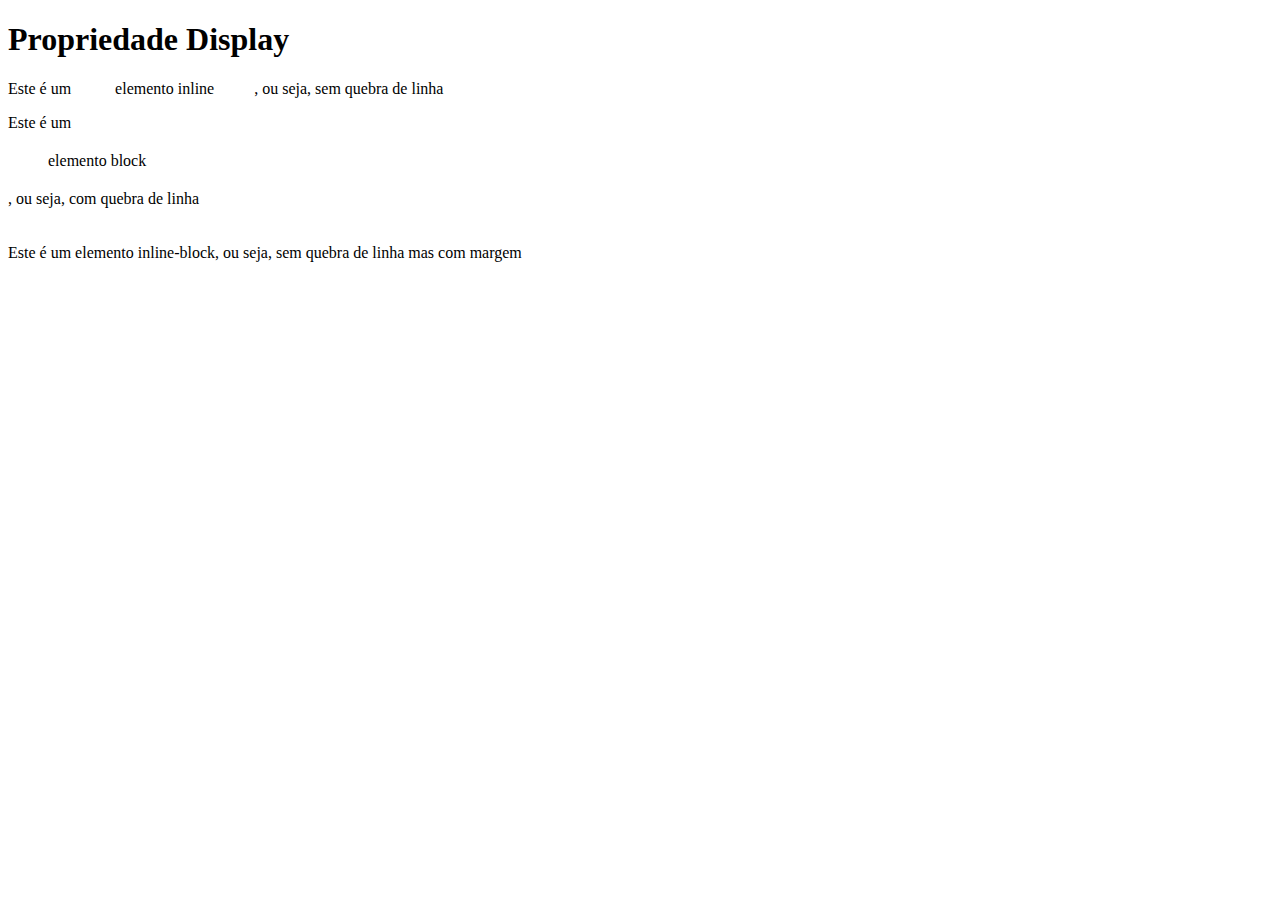
<file: 10 - display/index.html>
<!DOCTYPE html>
<html lang="pt-br">

<head>
    <meta charset="UTF-8">
    <meta name="viewport" content="width=device-width, initial-scale=1.0">
    <link rel="stylesheet" href="style.css">
    <title>Display: inline, block e inline-block</title>
</head>

<body>
    <main>
        <h1>Propriedade Display</h1>

        <p>Este é um <span class="inline">elemento inline</span>, ou seja, sem quebra de linha</p>
        <p>Este é um <span class="block">elemento block</span>, ou seja, com quebra de linha</p>
        <p>Este é um <span class="inline-block">elemento inline-block</span>, ou seja, sem quebra de linha mas com margem</p>
    </main>
</body>

</html>
</file>
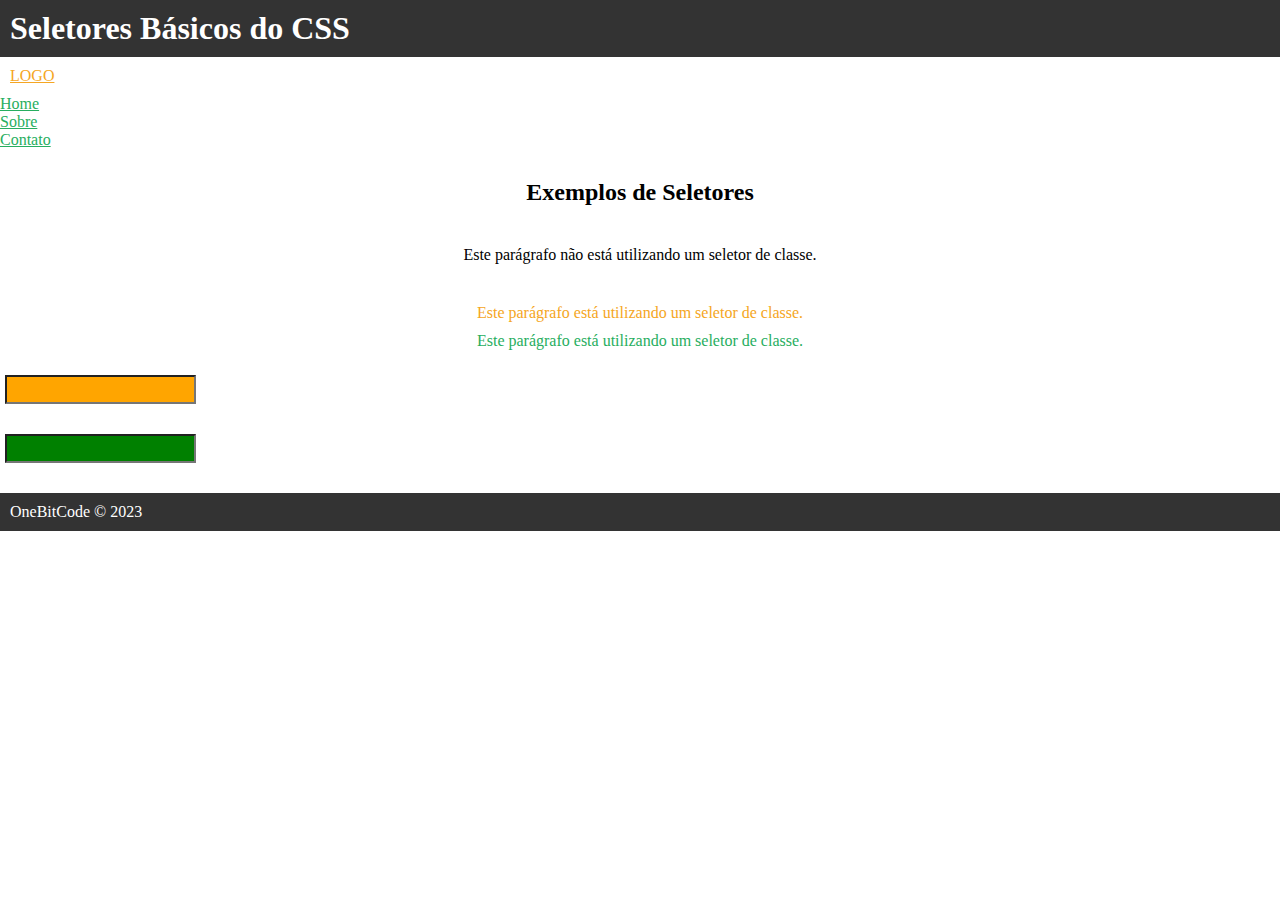
<file: 11-seletores-basicos/index.html>
<!DOCTYPE html>
<html lang="pt-br">

<head>
    <meta charset="UTF-8" />
    <meta name="viewport" content="width=device-width, initial-scale=1.0" />
    <link rel="stylesheet" href="styles.css"/>
    <title>Seletores Básicos do CSS</title>
</head>

<body>
    <header>
        <h1>Seletores Básicos do CSS</h1>
    </header>

    <nav>
        <a href="#">LOGO</a>
        <ul>
            <li><a href="#">Home</a></li>
            <li><a href="#">Sobre</a></li>
            <li><a href="#">Contato</a></li>
        </ul>
    </nav>

    <section id="secao-principal">
        <h2>Exemplos de Seletores</h2>
        <p>Este parágrafo não está utilizando um seletor de classe.</p>
        <p class="laranja">
            Este parágrafo está utilizando um seletor de classe.
        </p>
        <p class="verde">Este parágrafo está utilizando um seletor de classe.</p>
    </section>

    <section>
        <form>
            <input type="text" name="email" />
            <input type="password" name="password" />
        </form>
    </section>

    <footer>
        <p>OneBitCode © 2023</p>
    </footer>
</body>

</html>
</file>
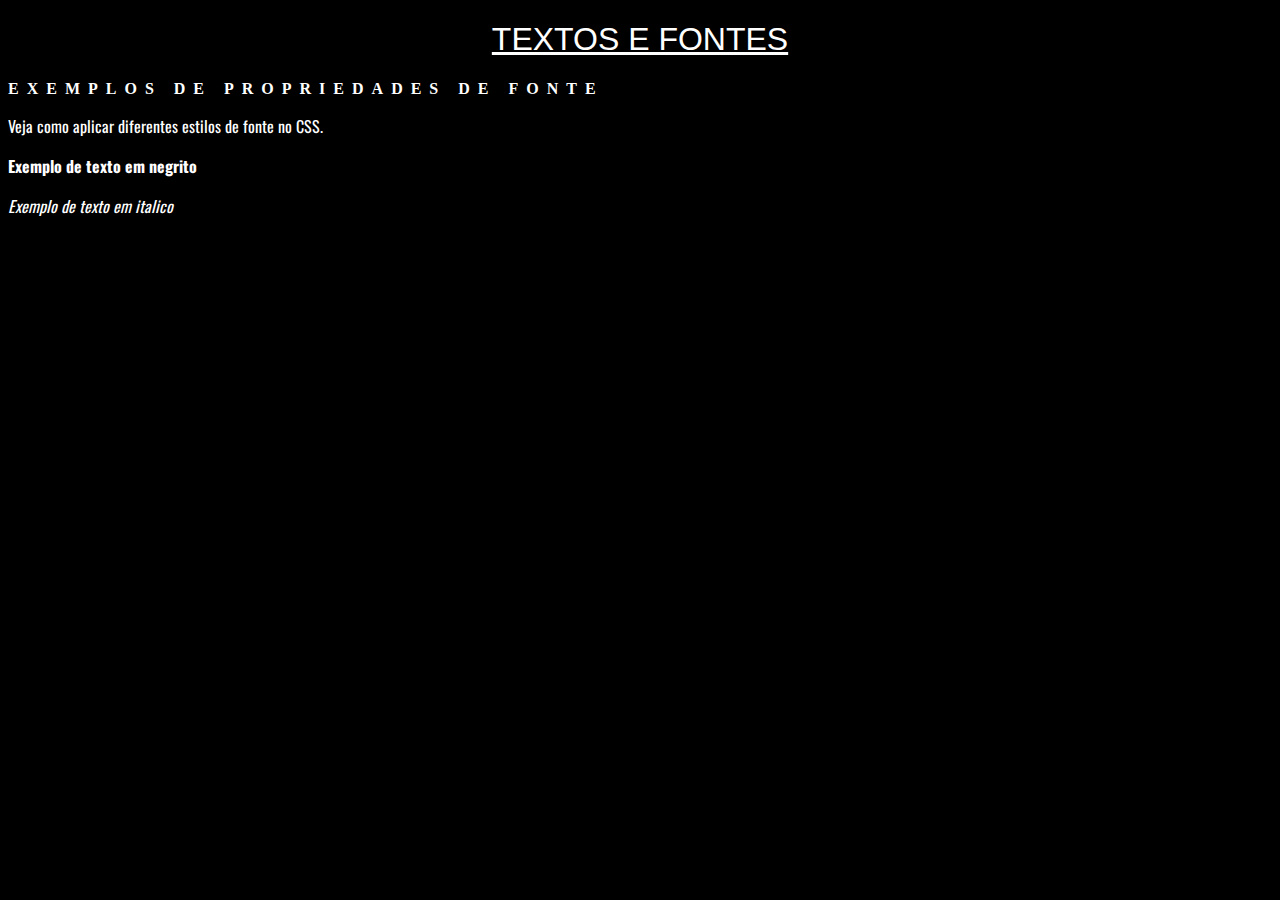
<file: 14-textos-e-fontes/index.html>
<!DOCTYPE html>
<html lang="pt-br">

<head>
    <meta charset="UTF-8">
    <meta name="viewport" content="width=device-width, initial-scale=1.0">
    <link rel="stylesheet" href="index.css">
    <title>Textos e Fontes</title>

    <link rel="preconnect" href="https://fonts.googleapis.com">
<link rel="preconnect" href="https://fonts.gstatic.com" crossorigin>
<link href="https://fonts.googleapis.com/css2?family=Oswald:wght@200..700&display=swap" rel="stylesheet">
</head>

<body>
    <header>
        <h1>Textos e Fontes</h1>
    </header>

    <section>
        <h2>Exemplos de Propriedades de Fonte</h2>
        <p>Veja como aplicar diferentes estilos de fonte no CSS.</p>
        <p class="bold">Exemplo de texto em negrito</p>
        <p class="italic">Exemplo de texto em italico</p>
    </section>
</body>

</html>
</file>
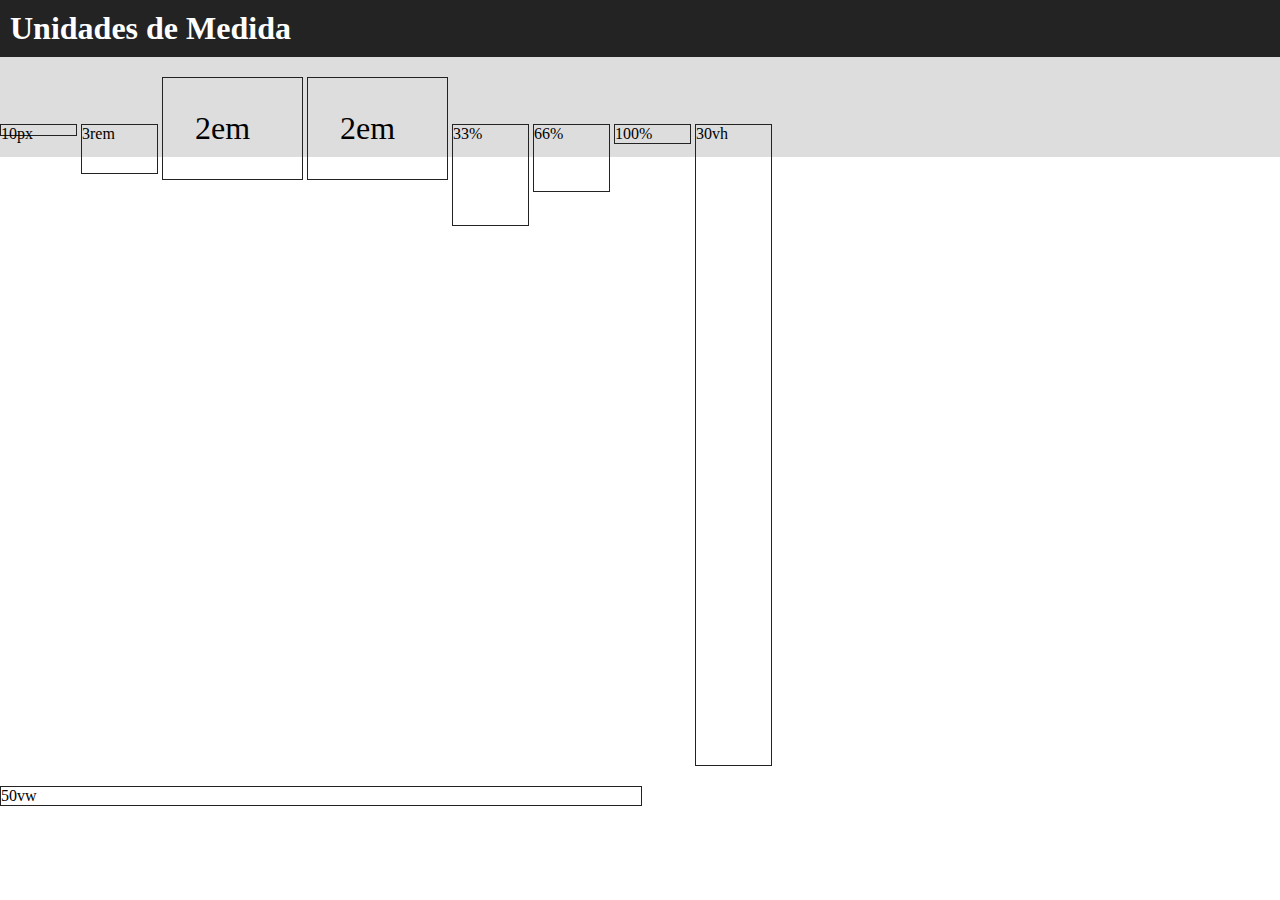
<file: 16-unidades-de-medidas/index.html>
<!DOCTYPE html>
<html lang="pt-br">

<head>
    <meta charset="UTF-8">
    <meta name="viewport" content="width=device-width, initial-scale=1.0">
    <link rel="stylesheet" href="index.css">
    <title>Unidades de Medida</title>
</head>

<body>
    <header>
        <h1>Unidades de Medida</h1>
    </header>

    <section>
        <div class="box px">10px</div>
        <div class="box rem">3rem</div>
        <div class="box em">2em</div>
        <div class="box em big">2em</div>
        <div class="box prcnt-33">33%</div>
        <div class="box prcnt-66">66%</div>
        <div class="box prcnt-100">100%</div>
        <div class="box vh">30vh</div>
        <div class="box vw">50vw</div>
    </section>

</body>

</html>
</file>
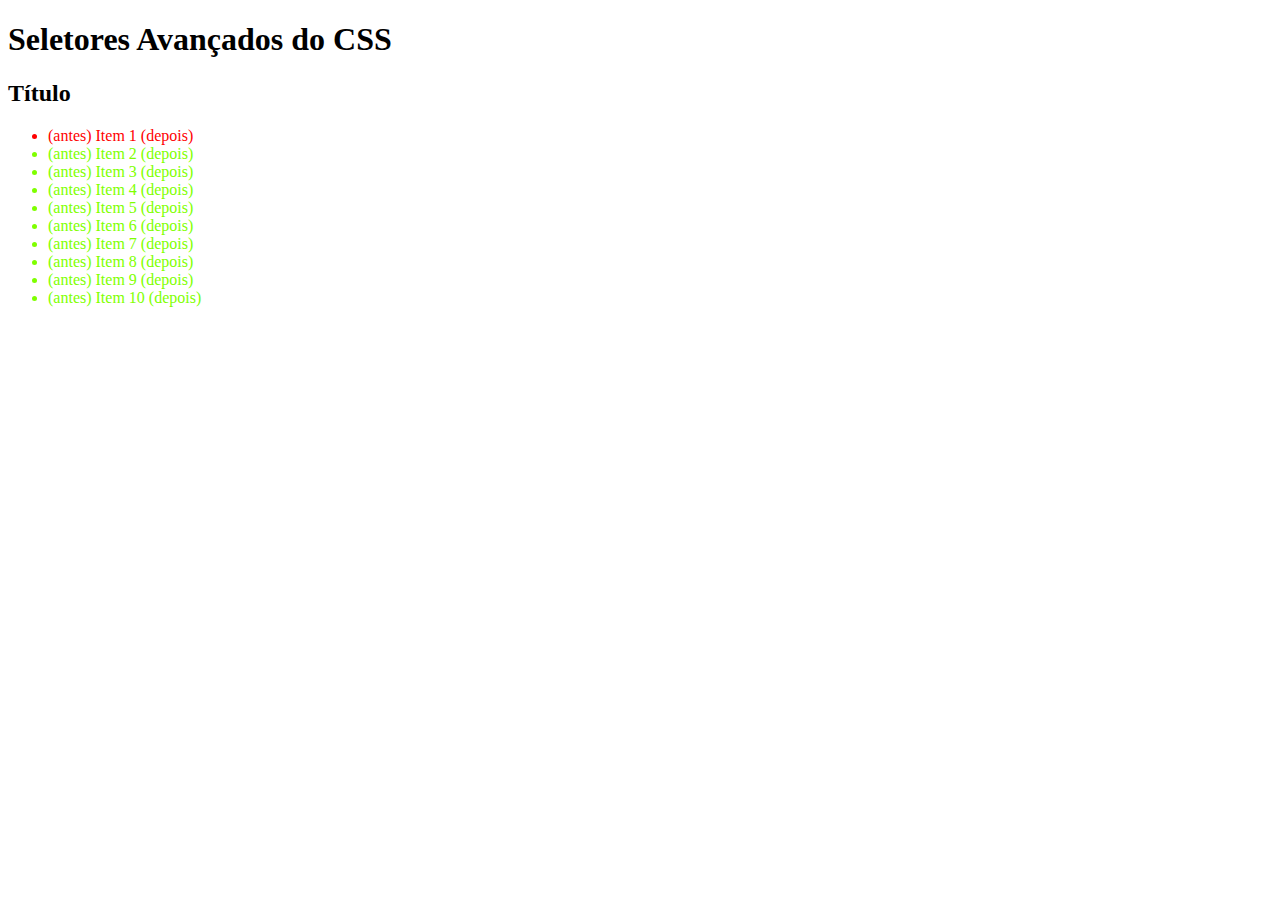
<file: 21-seletores-avançados/index.html>
<!DOCTYPE html>
<html lang="pt-br">

<head>
    <meta charset="UTF-8">
    <meta name="viewport" content="width=device-width, initial-scale=1.0">
    <link rel="stylesheet" href="index.css">
    <title>Seletores Avançados do CSS</title>
</head>

<body>
    <header>
        <h1>Seletores Avançados do CSS</h1>
    </header>

    <section>
        <h2>Título</h2>
        <ul>
            <li>Item 1</li>
            <li>Item 2</li>
            <li>Item 3</li>
            <li>Item 4</li>
            <li>Item 5</li>
            <li>Item 6</li>
            <li>Item 7</li>
            <li>Item 8</li>
            <li>Item 9</li>
            <li>Item 10</li>
        </ul>
    </section>
</body>

</html>
</file>
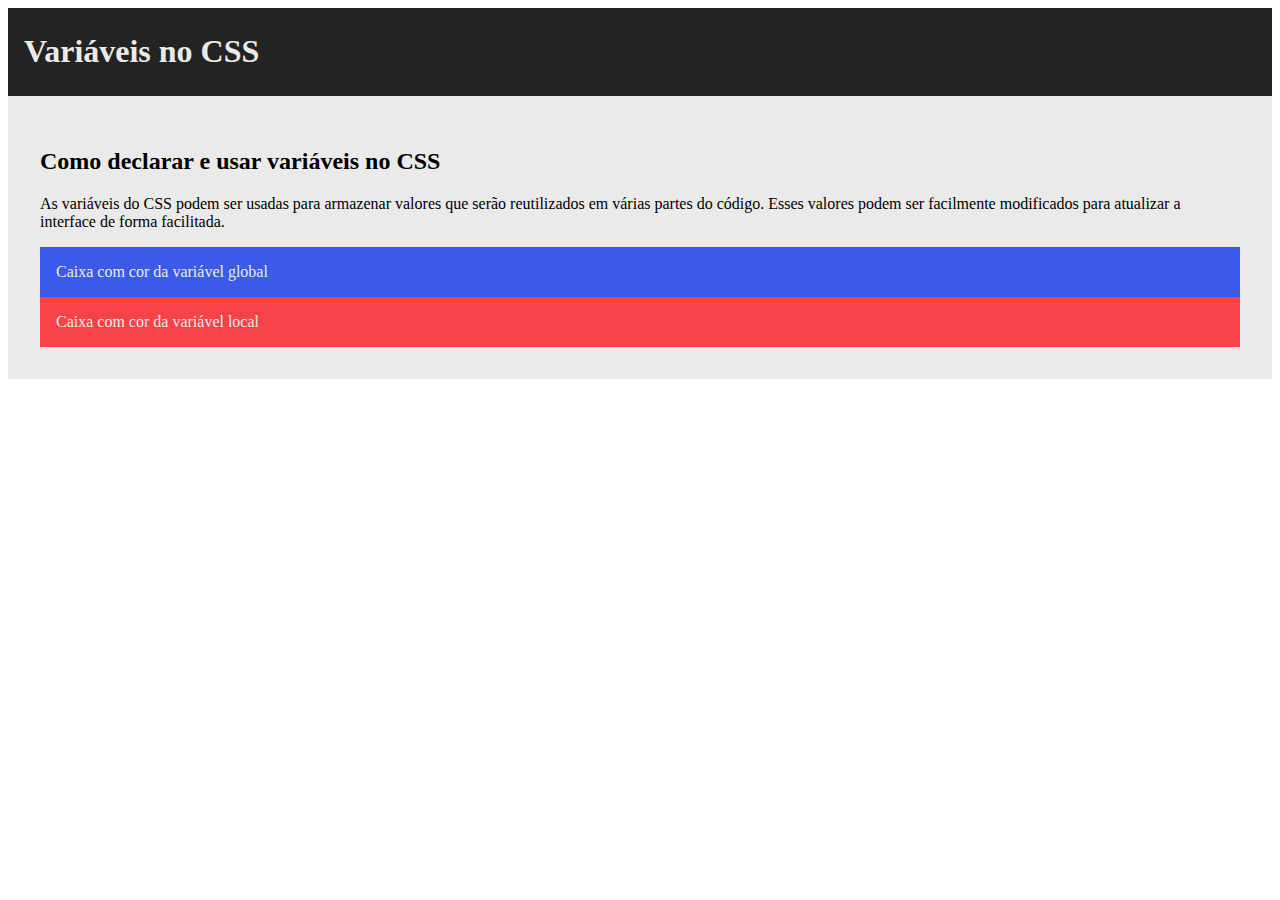
<file: 22-variáveis/index.html>
<!DOCTYPE html>
<html lang="pt-br">

<head>
    <meta charset="UTF-8">
    <meta name="viewport" content="width=device-width, initial-scale=1.0">
    <title>Variáveis no CSS</title>
    <link rel="stylesheet" href="style.css">
</head>

<body>
    <header>
        <h1>Variáveis no CSS</h1>
    </header>

    <section>
        <h2>Como declarar e usar variáveis no CSS</h2>
        <p>As variáveis do CSS podem ser usadas para armazenar valores que serão reutilizados em várias partes do código. Esses valores podem ser facilmente modificados para atualizar a interface de forma facilitada.</p>
        <div>Caixa com cor da variável global</div>
        <div class="red-box">Caixa com cor da variável local</div>
    </section>
</body>

</html>
</file>
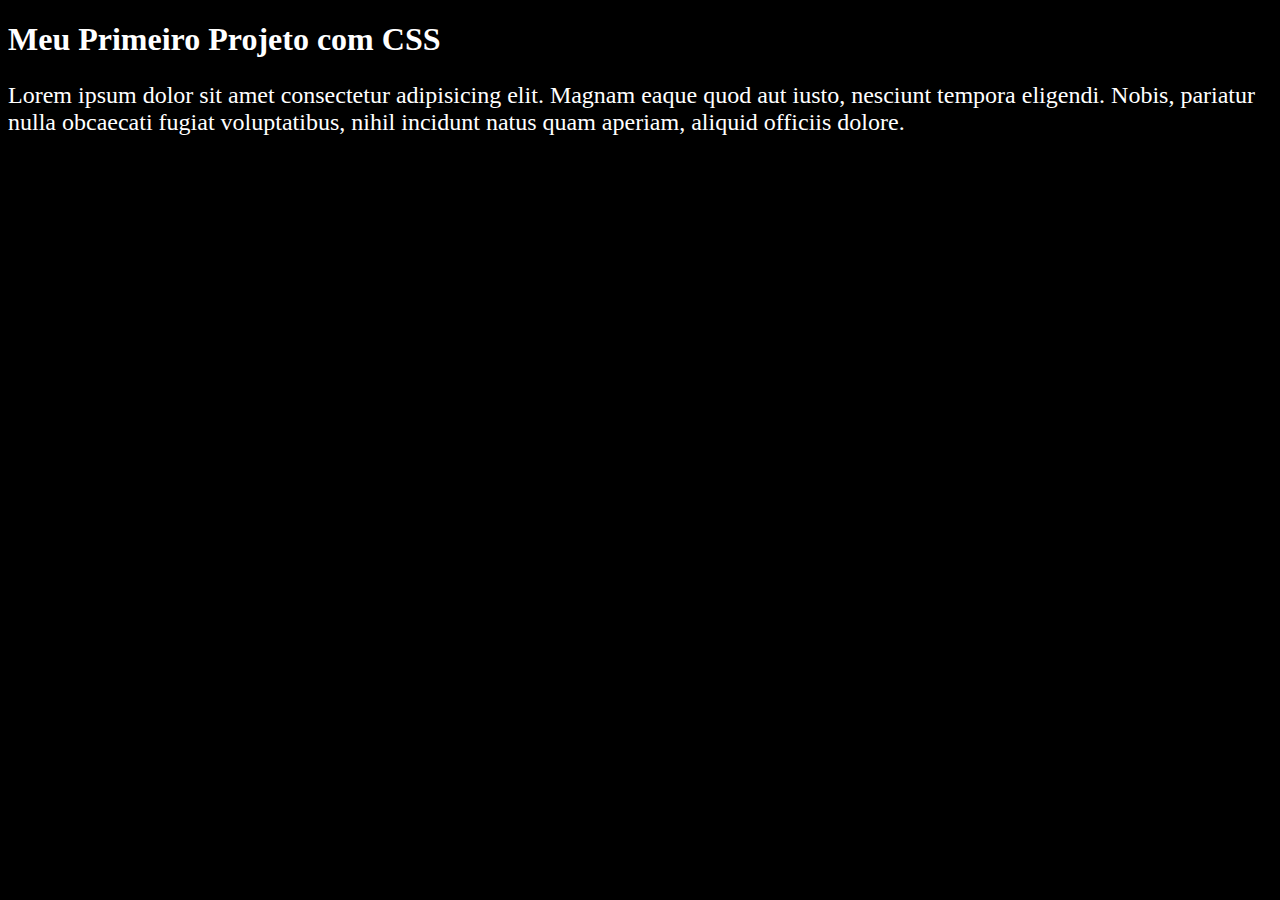
<file: 3=-primeiro-projeto-css/index.html>
<!DOCTYPE html>
<html lang="en">
<head>
    <meta charset="UTF-8">
    <meta name="viewport" content="width=device-width, initial-scale=1.0">
    <title>Meu Primeiro Código CSS</title>

    <style>
        h1 {
            color: white;
        }

    </style>

    <link rel="stylesheet" href="syle.css">
</head>

<body style="background-color: black;">
    <h1>Meu Primeiro Projeto com CSS</h1>
    <p>Lorem ipsum dolor sit amet consectetur adipisicing elit. Magnam eaque quod aut iusto, nesciunt tempora eligendi. Nobis, pariatur nulla obcaecati fugiat voluptatibus, nihil incidunt natus quam aperiam, aliquid officiis dolore.</p>
</body>
</html>
</file>
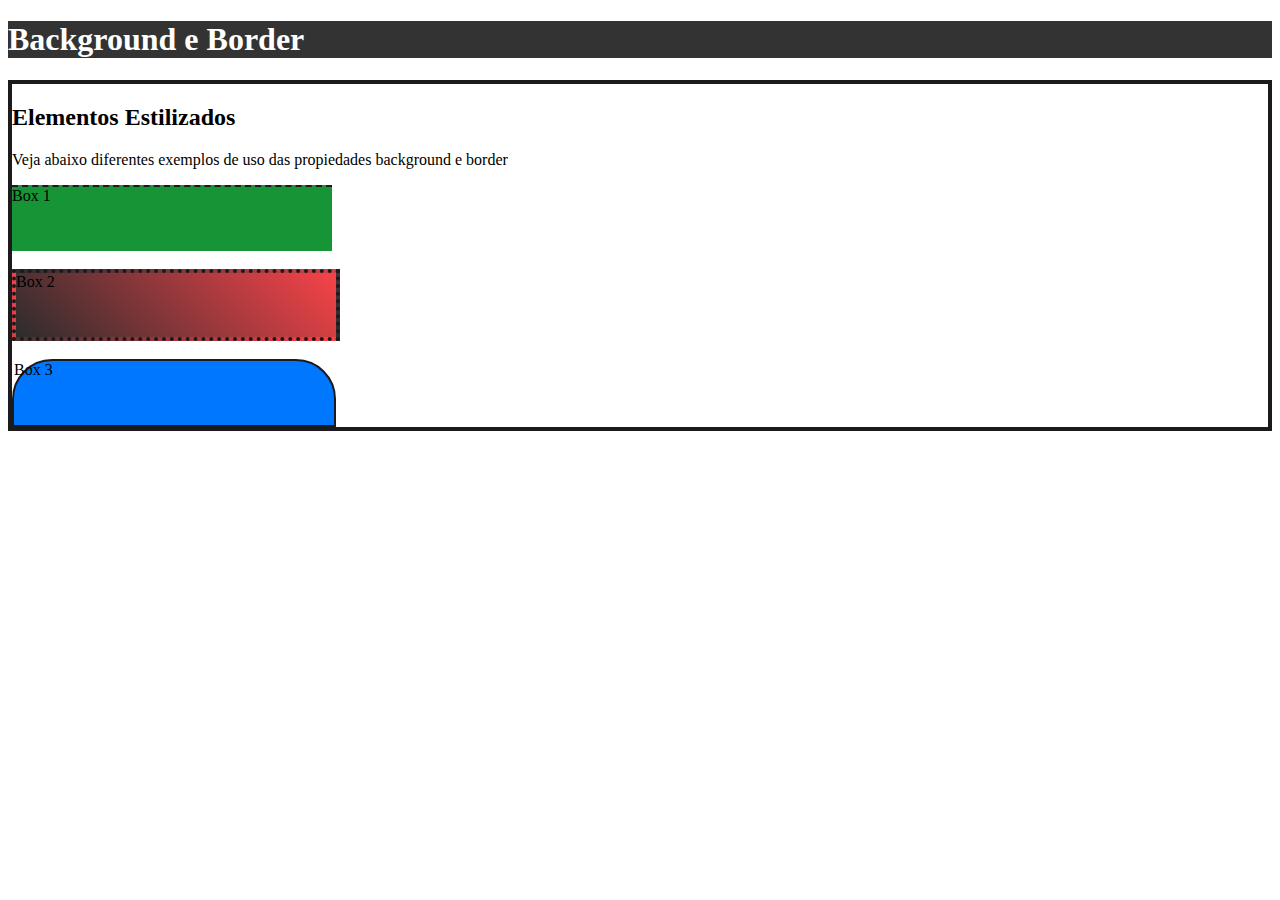
<file: 6-background-and-border/index.html>
<!DOCTYPE html>
<html lang="pt-BR">
<head>
    <meta charset="UTF-8">
    <meta name="viewport" content="width=device-width, initial-scale=1.0">
    <title>Background e Border</title>

    <link rel="stylesheet" href="style.css">
</head>
<body>
    <header>
        <h1>Background e Border</h1>
    </header>

    <main>
        <h2>Elementos Estilizados</h2>
        <p>Veja abaixo diferentes exemplos de uso das propiedades background e border</p>

        <section>
            <div class="box box1">Box 1</div>
            <br>
            <div class="box box2">Box 2</div>
            <br>
            <div class="box box3">Box 3</div>
        </section>
    </main>
</body>
</html>
</file>
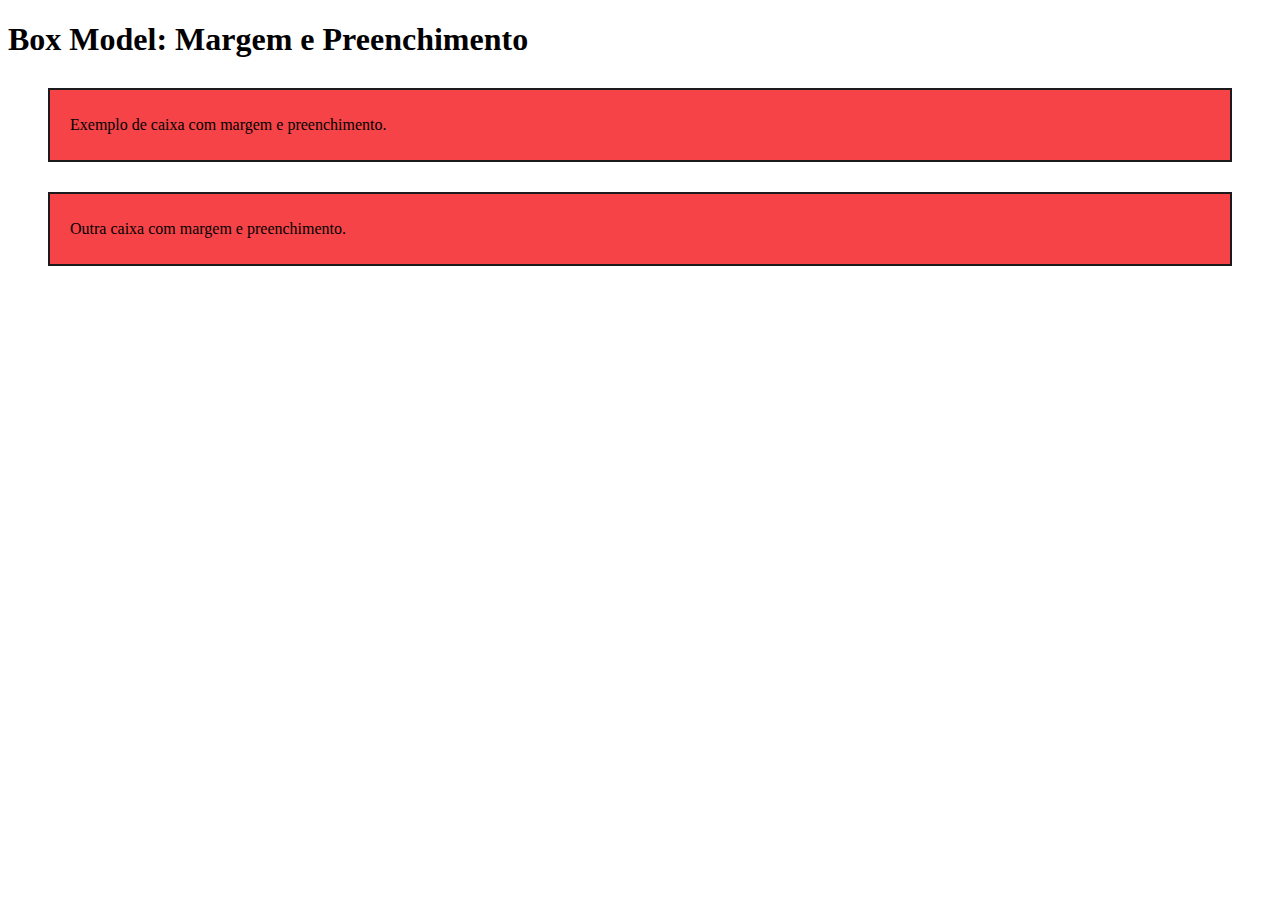
<file: 9-box-model/index.html>
<!DOCTYPE html>
<html lang="pt-br">
<head>
<meta charset="UTF-8">
<meta name="viewport" content="width=device-width, initial-scale=1.0">
<link rel="stylesheet" href="style.css">
<title>Box Model: Margem e Preenchimento</title>
</head>
<body>
		<h1>Box Model: Margem e Preenchimento</h1>

    <div class="box box1">
    <p>Exemplo de caixa com margem e preenchimento.</p>
    </div>

    <div class="box box2">
    <p>Outra caixa com margem e preenchimento.</p>
    </div>
</body>
</html>
</file>
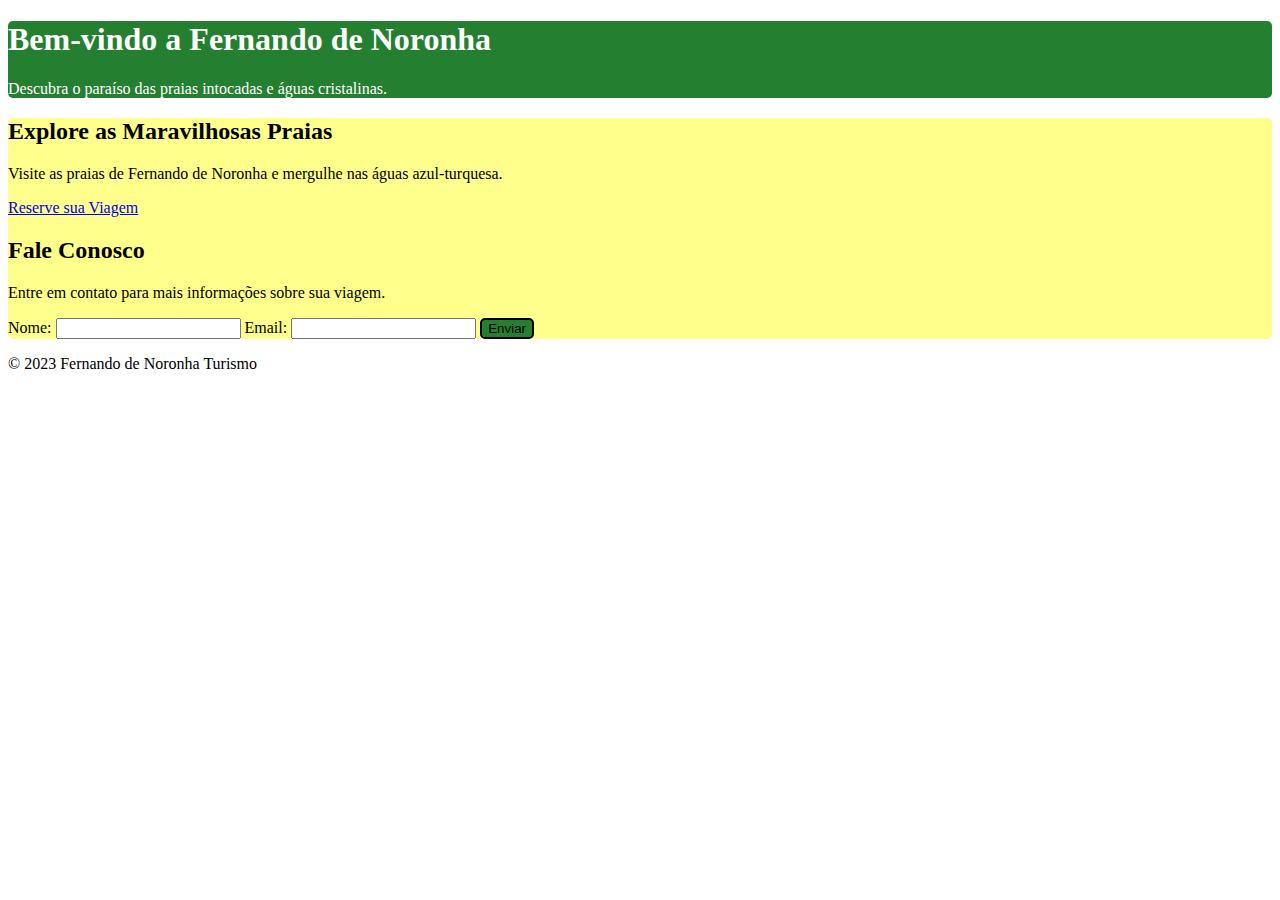
<file: exercicio-01/index.html>
<!DOCTYPE html>
<html lang="pt-br">

<head>
    <meta charset="UTF-8">
    <meta name="viewport" content="width=device-width, initial-scale=1.0">
    <title>Exercício 1</title>
    <link rel="stylesheet" href="style.css">
</head>

<body>
    <header>
        <h1>Bem-vindo a Fernando de Noronha</h1>
        <p>Descubra o paraíso das praias intocadas e águas cristalinas.</p>
    </header>

    <main>
        <section>
            <h2>Explore as Maravilhosas Praias</h2>
            <p>Visite as praias de Fernando de Noronha e mergulhe nas águas azul-turquesa.</p>
            <a href="#contact">Reserve sua Viagem</a>
        </section>

        <section id="contact">
            <h2>Fale Conosco</h2>
            <p>Entre em contato para mais informações sobre sua viagem.</p>
            <form>
                <label for="name">Nome:</label>
                <input type="text" id="name" name="name" required>
                <label for="email">Email:</label>
                <input type="email" id="email" name="email" required>
                <button type="submit">Enviar</button>
            </form>
        </section>
    </main>

    <footer>
        <p>© 2023 Fernando de Noronha Turismo</p>
    </footer>
</body>

</html>
</file>
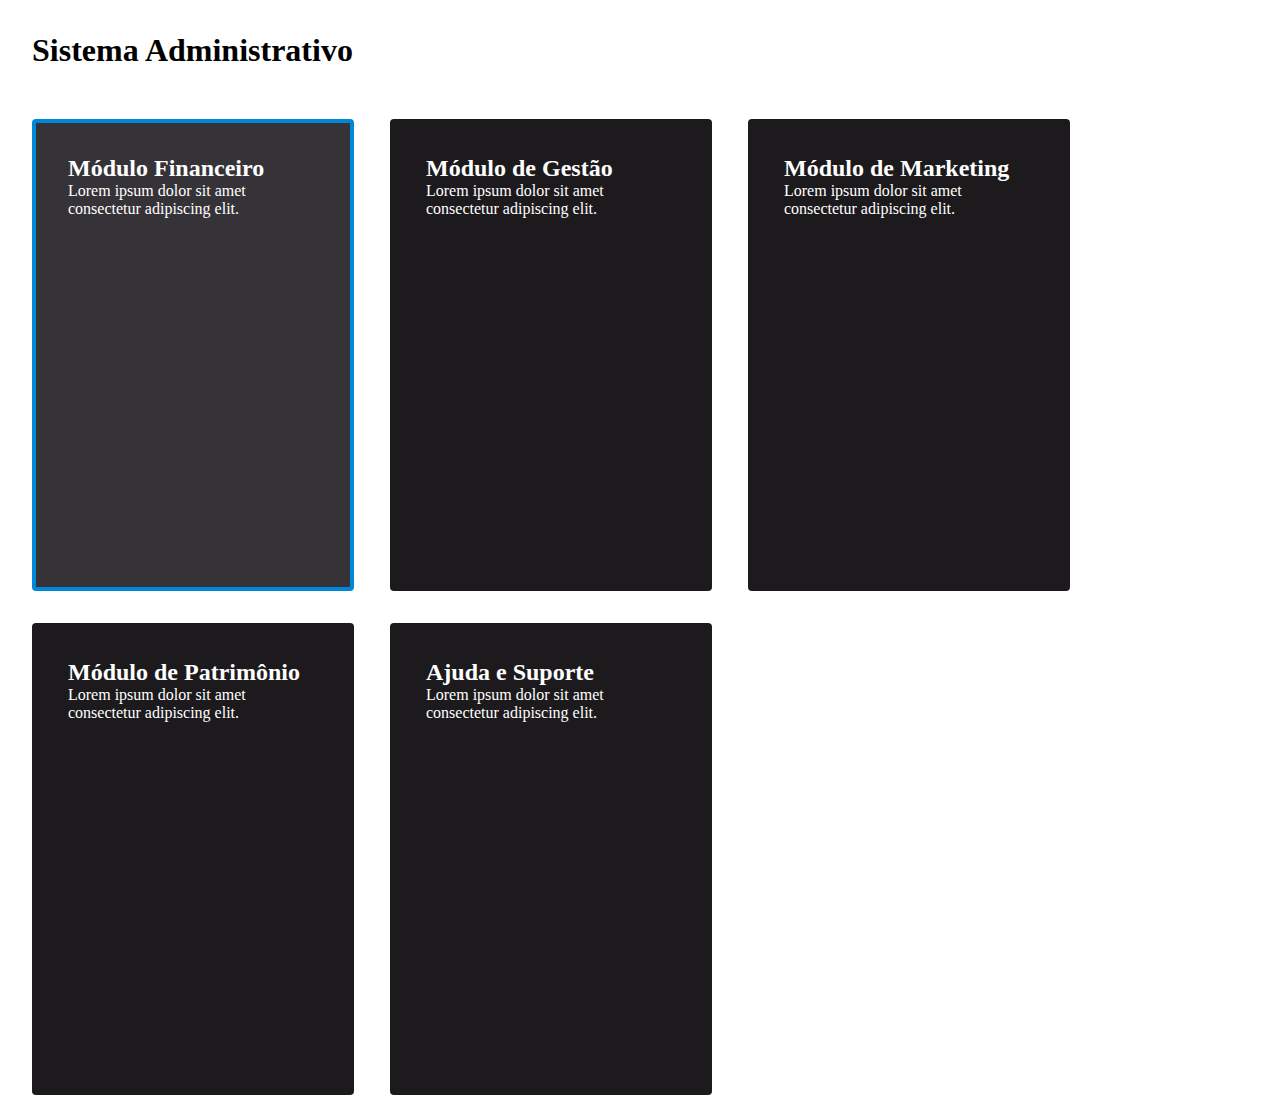
<file: exercicio-2/index.html>
<!DOCTYPE html>
<html lang="en">
<head>
    <meta charset="UTF-8">
    <meta name="viewport" content="width=device-width, initial-scale=1.0">
    <title>Exercício 2</title>
    <link rel="stylesheet" href="styles.css">
</head>

<body>
    <header>
        <h1>Sistema Administrativo</h1>
    </header>
    
    <br>

    <section>
        <ul>
            <li class="selected">
                <h2>Módulo Financeiro</h2>
                <p>Lorem ipsum dolor sit amet consectetur adipiscing elit.</p>
            </li>
            <li class="hidden">
            <h2>Módulo de RH</h2>
            <p>Lorem ipsum dolor sit amet consectetur adipiscing elit.</p>
        </li>
        <li>
            <h2>Módulo de Gestão</h2>
            <p>Lorem ipsum dolor sit amet consectetur adipiscing elit.</p>
        </li>
        <li>
            <h2>Módulo de Marketing</h2>
            <p>Lorem ipsum dolor sit amet consectetur adipiscing elit.</p>
        </li>
        <li>
            <h2>Módulo de Patrimônio</h2>
            <p>Lorem ipsum dolor sit amet consectetur adipiscing elit.</p>
        </li>
        <li>
            <h2>Ajuda e Suporte</h2>
            <p>Lorem ipsum dolor sit amet consectetur adipiscing elit.</p>
        </li>
    </ul>
    </section>
</body>
</html>
</file>
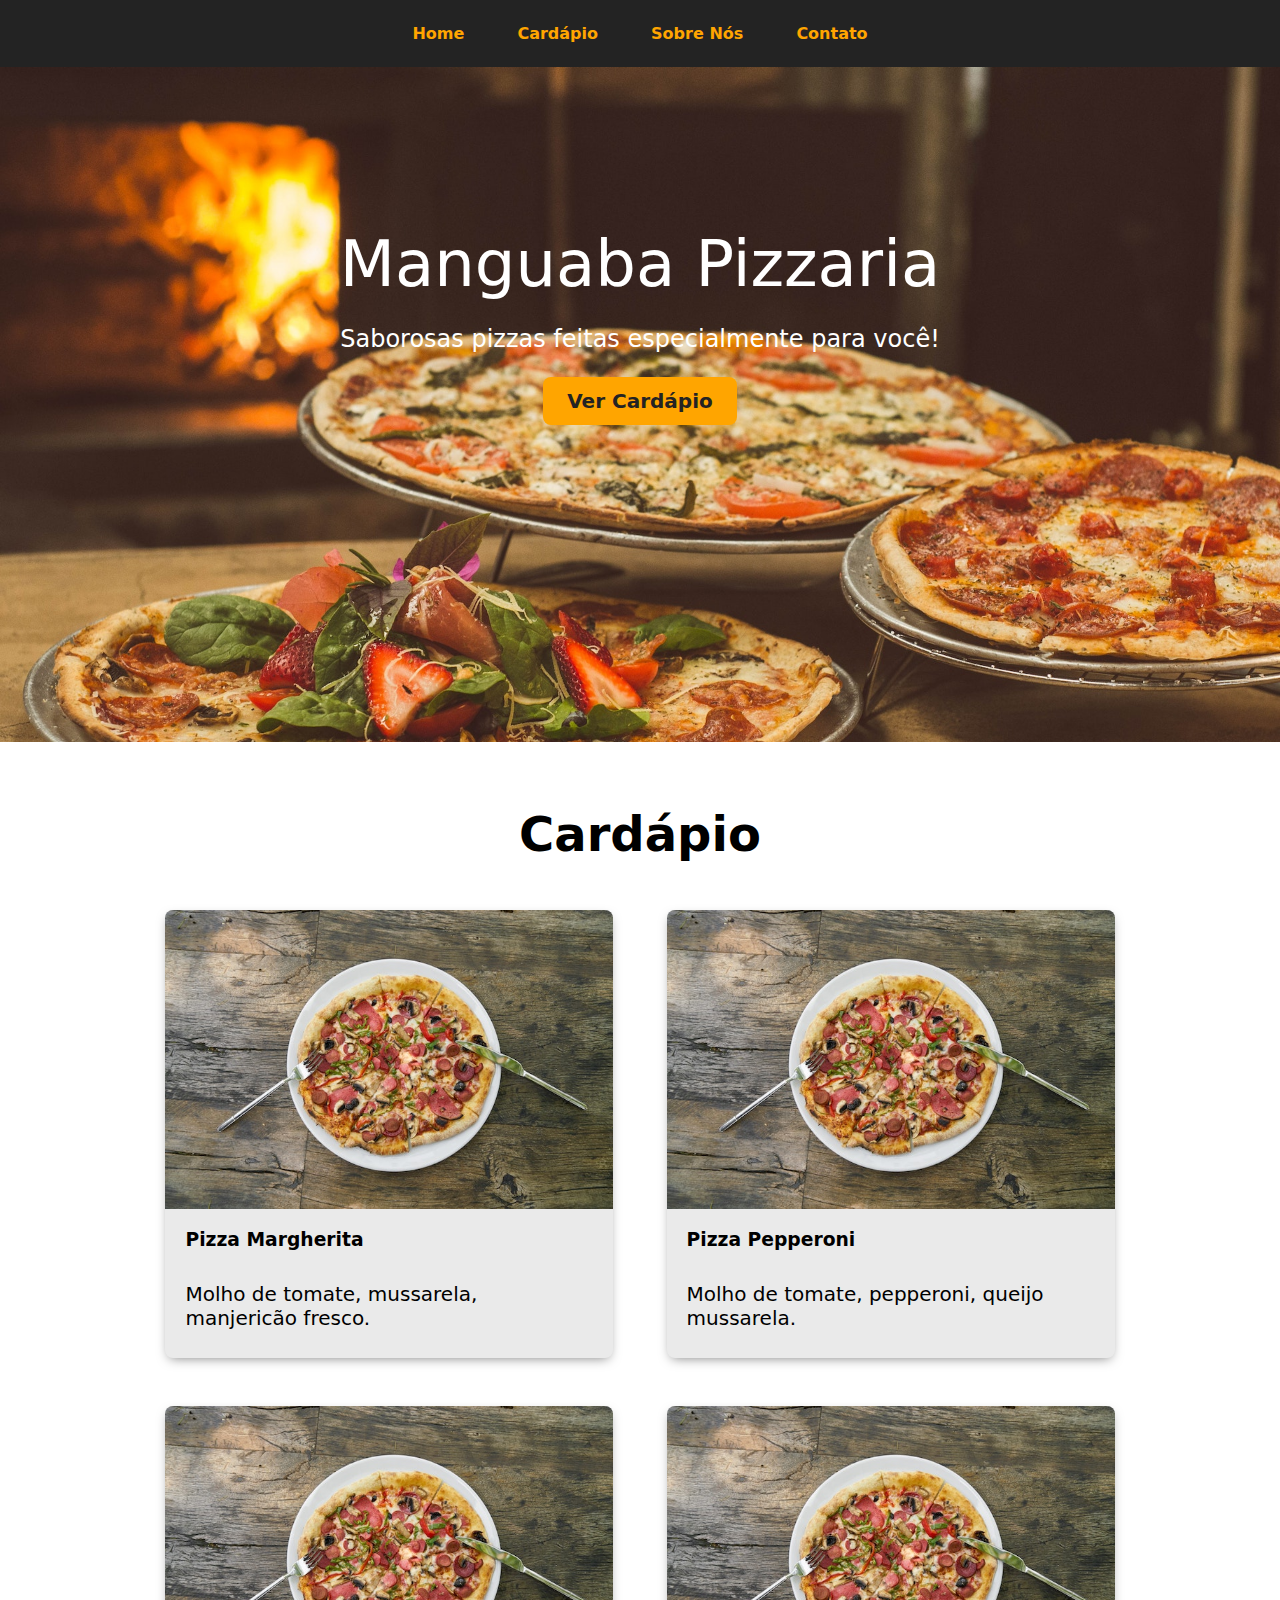
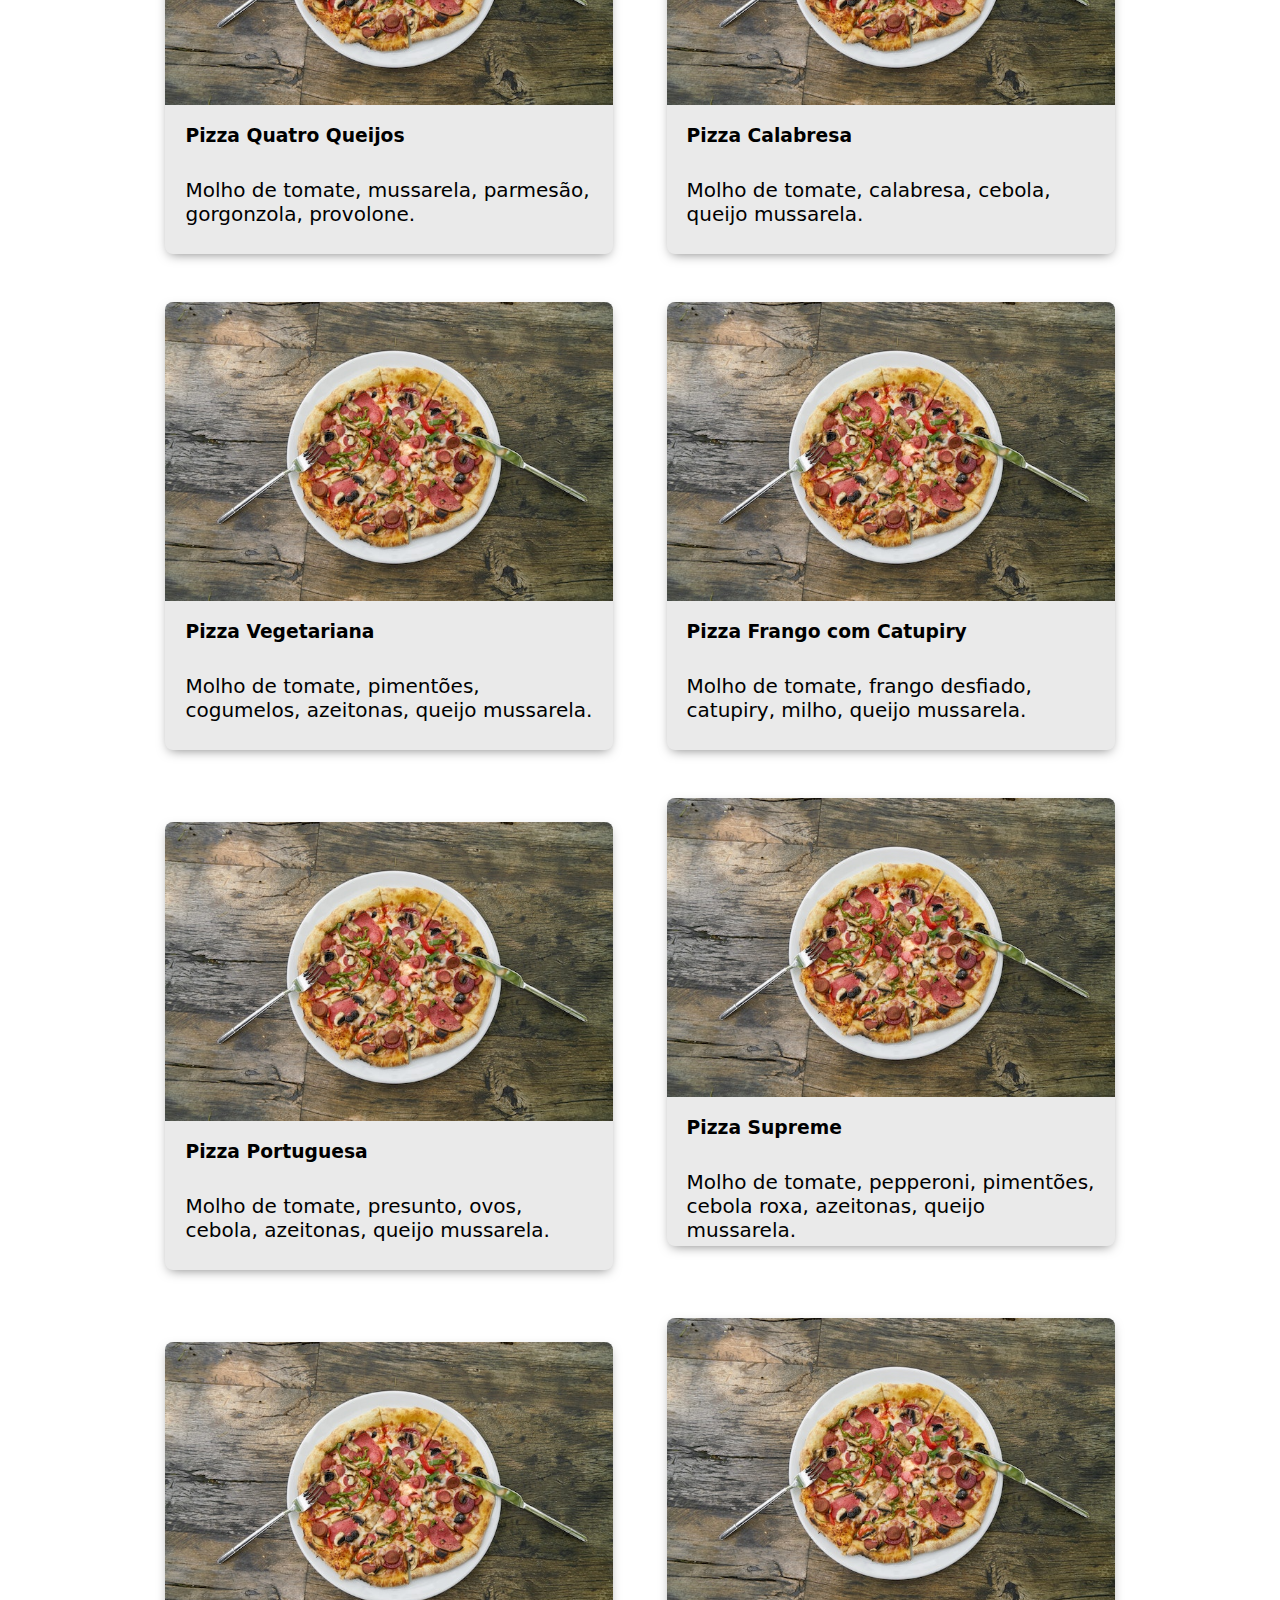
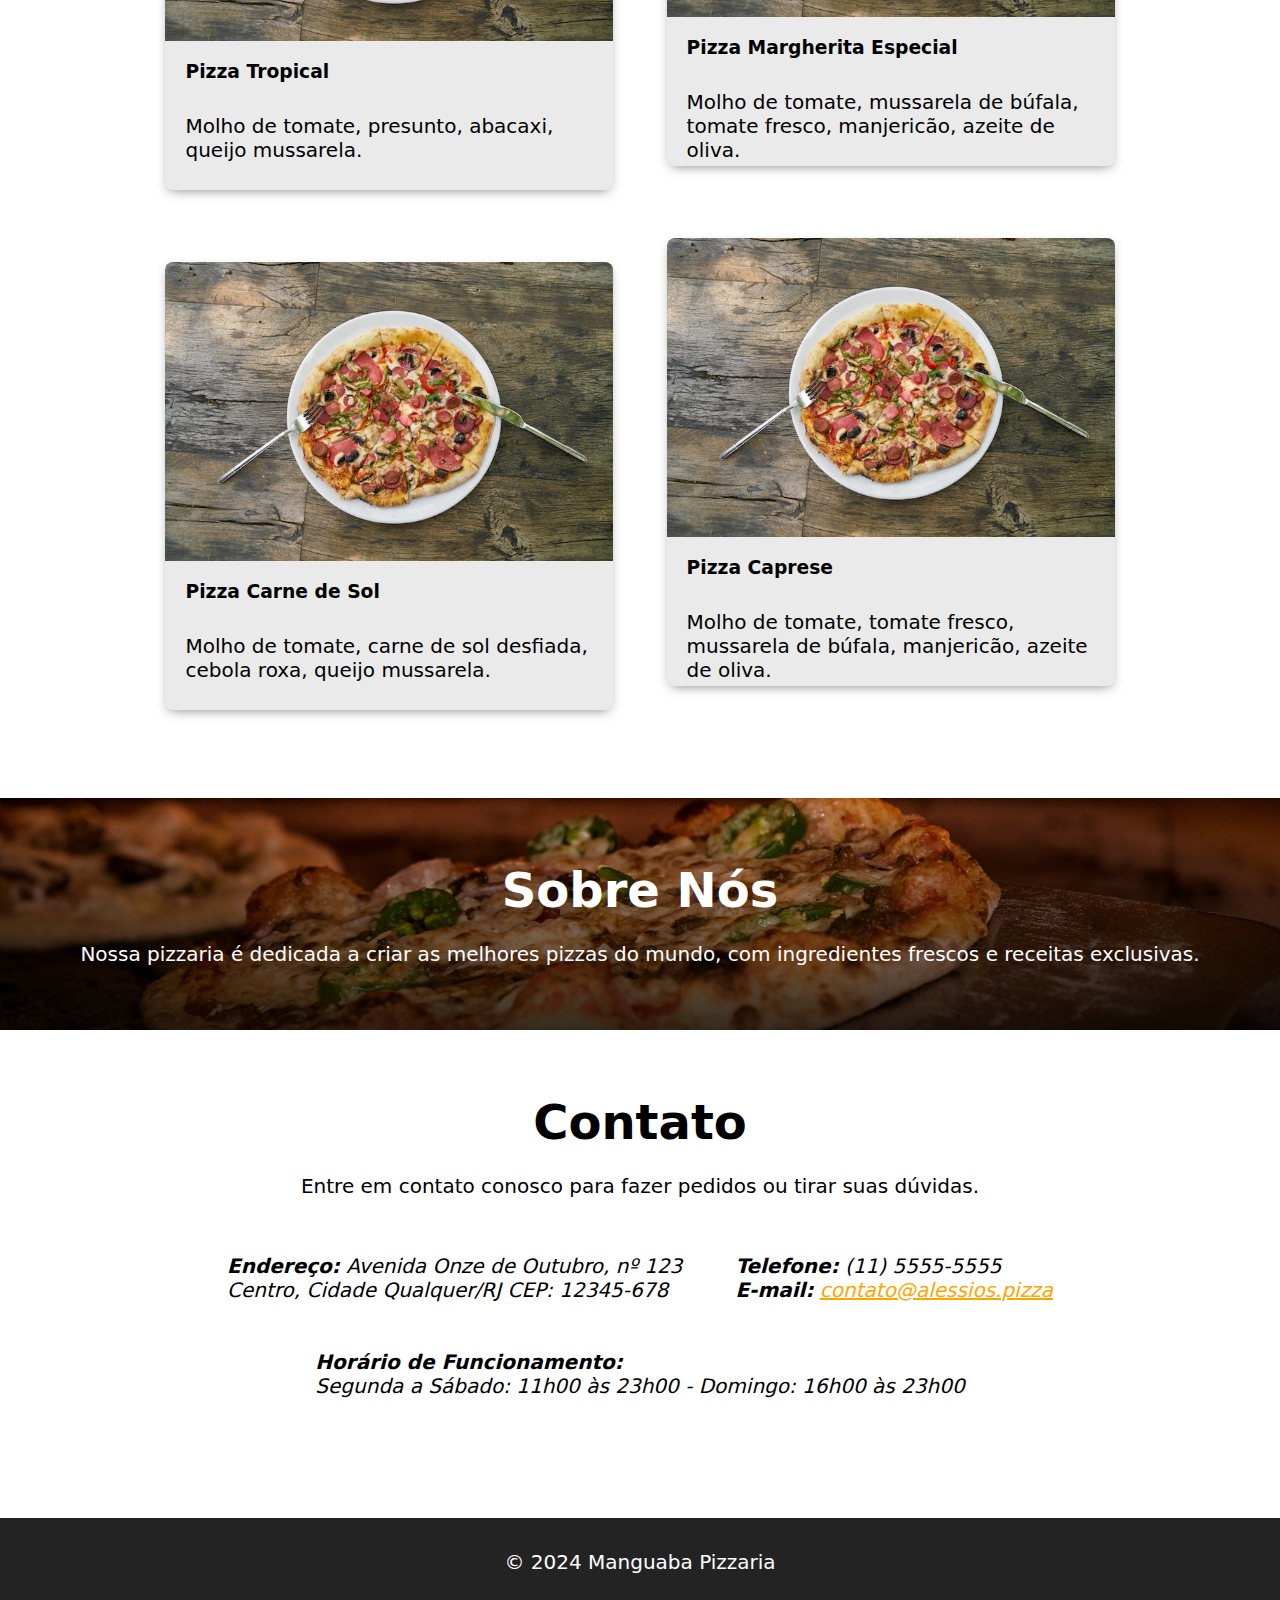
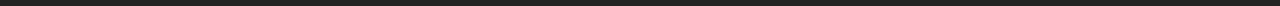
<file: exercicio-extra/index.html>
<!DOCTYPE html>
<html lang="pt-BR">

<head>
  <meta charset="UTF-8">
  <meta name="viewport" content="width=device-width, initial-scale=1.0">
  <title>Manguaba Pizzaria</title>
  <link rel="stylesheet" href="styles.css">
</head>

<body>
  <header>
    <nav>
      <ul>
        <li><a href="#home">Home</a></li>
        <li><a href="#menu">Cardápio</a></li>
        <li><a href="#about">Sobre Nós</a></li>
        <li><a href="#contact">Contato</a></li>
      </ul>
    </nav>
  </header>

  <section id="home">
    <div class="hero">
      <h1>Manguaba Pizzaria</h1>
      <p>Saborosas pizzas feitas especialmente para você!</p>
      <a href="#menu" class="cta-button">Ver Cardápio</a>
    </div>
  </section>

  <section id="menu">
    <h2>Cardápio</h2>
    <ul class="menu-list">
      <li>
        <img src="img/cardapio.jpg" alt="Pizza Margherita">
        <h3>Pizza Margherita</h3>
        <p>Molho de tomate, mussarela, manjericão fresco.</p>
      </li>
      <li>
        <img src="img/cardapio.jpg" alt="Pizza Pepperoni">
        <h3>Pizza Pepperoni</h3>
        <p>Molho de tomate, pepperoni, queijo mussarela.</p>
      </li>
      <li>
        <img src="img/cardapio.jpg" alt="Pizza Quatro Queijos">
        <h3>Pizza Quatro Queijos</h3>
        <p>Molho de tomate, mussarela, parmesão, gorgonzola, provolone.</p>
      </li>
      <li>
        <img src="img/cardapio.jpg" alt="Pizza Calabresa">
        <h3>Pizza Calabresa</h3>
        <p>Molho de tomate, calabresa, cebola, queijo mussarela.</p>
      </li>
      <li>
        <img src="img/cardapio.jpg" alt="Pizza Vegetariana">
        <h3>Pizza Vegetariana</h3>
        <p>Molho de tomate, pimentões, cogumelos, azeitonas, queijo mussarela.</p>
      </li>
      <li>
        <img src="img/cardapio.jpg" alt="Pizza Frango com Catupiry">
        <h3>Pizza Frango com Catupiry</h3>
        <p>Molho de tomate, frango desfiado, catupiry, milho, queijo mussarela.</p>
      </li>
      <li>
        <img src="img/cardapio.jpg" alt="Pizza Portuguesa">
        <h3>Pizza Portuguesa</h3>
        <p>Molho de tomate, presunto, ovos, cebola, azeitonas, queijo mussarela.</p>
      </li>
      <li>
        <img src="img/cardapio.jpg" alt="Pizza Supreme">
        <h3>Pizza Supreme</h3>
        <p>Molho de tomate, pepperoni, pimentões, cebola roxa, azeitonas, queijo mussarela.</p>
      </li>
      <li>
        <img src="img/cardapio.jpg" alt="Pizza Tropical">
        <h3>Pizza Tropical</h3>
        <p>Molho de tomate, presunto, abacaxi, queijo mussarela.</p>
      </li>
      <li>
        <img src="img/cardapio.jpg" alt="Pizza Margherita Especial">
        <h3>Pizza Margherita Especial</h3>
        <p>Molho de tomate, mussarela de búfala, tomate fresco, manjericão, azeite de oliva.</p>
      </li>
      <li>
        <img src="img/cardapio.jpg" alt="Pizza Carne de Sol">
        <h3>Pizza Carne de Sol</h3>
        <p>Molho de tomate, carne de sol desfiada, cebola roxa, queijo mussarela.</p>
      </li>
      <li>
        <img src="img/cardapio.jpg" alt="Pizza Caprese">
        <h3>Pizza Caprese</h3>
        <p>Molho de tomate, tomate fresco, mussarela de búfala, manjericão, azeite de oliva.</p>
      </li>
    </ul>
  </section>

  <section id="about">
    <h2>Sobre Nós</h2>
    <p>Nossa pizzaria é dedicada a criar as melhores pizzas do mundo, com ingredientes frescos e receitas exclusivas.
    </p>
  </section>

  <section id="contact">
    <h2>Contato</h2>

    <p>Entre em contato conosco para fazer pedidos ou tirar suas dúvidas.</p>

    <address>
      <p>
        <strong>Endereço:</strong>
        Avenida Onze de Outubro, nº 123<br>
        Centro, Cidade Qualquer/RJ CEP: 12345-678
      </p>

      <div>
        <p><strong>Telefone:</strong> (11) 5555-5555</p>
        <p>
          <strong>E-mail:</strong>
          <a href="mailto:contato@alessios.pizza">contato@alessios.pizza</a>
        </p>
      </div>

      <div>
        <p><strong>Horário de Funcionamento:</strong></p>
        <p>Segunda a Sábado: 11h00 às 23h00 - Domingo: 16h00 às 23h00</p>
        <p></p>
      </div>
    </address>
  </section>

  <footer>
    <p>&copy; 2024 Manguaba Pizzaria</p>
  </footer>
</body>
</html>
</file>
<file: 10 - display/style.css>
/* inline: não quebra de linha, largura mínima, apenas aceita margem e preenchimento horizontal */
.inline {
    display: inline;
    margin-top: 100px;
    margin-bottom: 100px;
    margin-left: 20px;
    margin-right: 20px;
    padding-top: 100px;
    padding-bottom: 100px;
    padding-left: 20px;
    padding-right: 20px;
}

/* Block: quebra de linha, largura máxima, aceita margem e preenchimento vertical */
.block {
    display: block;
    margin-top: 10px;
    margin-bottom: 10px;
    margin-left: 20px;
    margin-right: 20px;
    padding-top: 10px;
    padding-bottom: 10px;
    padding-left: 20px;
    padding-right: 20px;
}
/* Inline-bloc: Não quebra linha,  */
.inline-block {
    display: inline-block;
    margin-top: 10px;
    padding-top: 10px;
}
</file>
<file: 11-seletores-basicos/styles.css>
/* Seletor Universal */
* {
    margin: 0;
    padding: 0;
}

/* Seletor de tag */
header, footer {
    background-color: #333;
    color: #fff;
    padding: 10px;
}

/* Seletor de elementos aninhados */
nav a {
    color: #27ae60;
}

/* Seletor de filhos */
nav > a {
    display: block;
    color: #f5a623;
    padding: 10px;
}

/* Seletor de classes */
.laranja {
    color: #f5a623;
}
.verde {
    color: #27ae60;
}

/* Seletor de id */
#secao-principal {
    padding: 20px;
    text-align: center;
}

/* combinação de seletores */
#secao-principal > * {
    margin-top: 10px;
}

input {
    display: block;
    padding: 5px;
    margin: 5px;
}
/* seletor de sequência */
input + input {
    margin-top: 30px;
    margin-bottom: 30px;
}
h2 + p {
    padding: 30px;
}
/* seletores de propiedades */
input[name="email"]{
    background-color: orange;
}

input[type="password"]{
    background-color: green;
}
</file>
<file: 14-textos-e-fontes/index.css>
/* Cores */
* {
    color: white;
    background-color: black;
}

/* Tipos de textos */
header {
    text-align: center;
    text-decoration: underline;
    text-transform: uppercase;
}
/* Fontes */
h1 {
    font-family: sans-serif;
    font-weight: 100;
}

h2 {
    font-size: 16px;
    letter-spacing: 8px;
    text-transform: uppercase
}

p {
    font-family: "Oswald", sans-serif;
}
.bold {
    font-weight: bold;
}

.italic {
    font-style: italic;
}
</file>
<file: 16-unidades-de-medidas/index.css>
* {
    margin: 0;
    padding: 0;
}

header {
    background-color: #232323;
    color: #fff;
    padding: 10px;
}

section {
    height: 100px;
    background-color: #ddd;
}

.box {
    border: 1px solid #232323;
    display: inline-block;
    margin-top: 20px;
    width: 75px;
}

.px {
    height: 10px;
}
/* Root elemet -> 16px * 3 = 48px
cre;a ou diminua de acordo com o texto*/
.rem {
    height: 3rem;
}

.em {
    font-size: 32px;
    padding: 1em;
}

.prcnt-33 {
    height: 33%;
}

.prcnt-66 {
    height: 66%;
}

.prcnt-33 {
    height: 100%;
}

/* viewpoirt height */
.vh {
    height: 50vw;
}

/* viewpoirt whidth  */
.vw {
    width: 50vw;
}
</file>
<file: 21-seletores-avançados/index.css>
/* seletor :nth-child() */
li:nth-child(2) {
    color: #f00;
}

li:nth-child(3n) {
    color: #00f
}

li:hover {
background-color: #8b7f7f;
color: #000000;
width: 200px;
height: 23px;
}

/* pseudo-elementos -> ::before e ::after */
li::before {
    content: "(antes) ";
}

li::after {
    content: " (depois)";
}

li:first-child {
    color: #f00;
}

li:last-child {
    color: #00f;
}

li:not(:first-child) {
    color: chartreuse;
}
</file>
<file: 22-variáveis/style.css>
:root {
    --cor-principal: #3c59e7;
    --cor-claro: #eaeaea;
    --cor-escuro: #232323;
    --preenchimento-pq: .25rem 1rem;
    --preenchimento-md: 2rem;
    --preenchimento-gd: 4rem;
}

header {
    background-color: var(--cor-escuro);
    color: var(--cor-claro);
    padding: var(--preenchimento-pq);
}

section {
    background-color: var(--cor-claro);
    padding: var(--preenchimento-md);
}

div {
    --preenchimento-pq: 1rem;
    background-color: var(--cor-principal);
    color: var(--cor-claro);
    padding: var(--preenchimento-pq);
}

.red-box {
    --cor-principal: #f64348;
}
</file>
<file: 3=-primeiro-projeto-css/syle.css>
p {
    color: rgb(255, 255, 255);
    font-size: x-large;
}
</file>
<file: 6-background-and-border/style.css>
body {
    background-image: url(https://codetheweb.blog/assets/img/posts/css-advanced-background-images/cover.jpg);
    background-size: cover;
}

header {
    background-color: #333;
    color: #fff;
}

main {
    background-color: #fff;
    border-width: 4px;
    border-color: #1c1a1d;
    border-style: solid;
}

.box1 {
    background-color: #169436;
    border-top: dashed 2px #1c1a1d;
    height: 64px;
    width: 320px;
    
}

.box2 {
    background-image: linear-gradient(45deg, #2c2c2d, #f64348);
    border: 4px dotted #1c1a1d;
    height: 64px;
    width: 320px;
}

.box3 {
    background-color: #07f;
    border: 2px solid #1c1a1d;
    border-top-right-radius: 40px;
    border-top-left-radius: 40px;
    height: 64px;
    width: 320px;
}
</file>
<file: 9-box-model/style.css>
.box {
    background-color: #f64348;
    border: 2px solid #1c1a1d;
}

.box { 
    margin-top: 30px;
    margin-right: 40px;
    margin-bottom: 30px;
    margin-left: 40px;

    padding-top: 10px;
    padding-right: 20px;
    padding-bottom: 10px;
    padding-left: 20px;
}
</file>
<file: exercicio-01/style.css>
body { 
    background-image: url(https://www.viagenspossiveis.com.br/wp-content/uploads/2013/02/C360_2012-11-19-17-59-02.jpg?_gl=1*1qj459a*_ga*MTMzNTYzODYxMy4xNzA2MDIxODE5*_ga_37GXT4VGQK*MTcyOTAwMjM5OC45NDQuMS4xNzI5MDA2MzI4LjAuMC4w*_fplc*VzJ0OUolMkZsMnZoaGN4QW5nb3RIWTk0cDlySSUyQnlESU4lMkZWZzJESmN4S0JKJTJGUDdaY3QxQ0U5Z2R1UDBjcnVta0dwMXZRdG16bnRsQm1oeTRlMXRlNVdUc0NmWWk2RGdmb1daMXduOHVIY2tVcSUyQkZKNjRpVmFVSmpnMElrclpwQSUzRCUzRA..);
    
    background-size: cover;
}

header { 
    background-color: #248030;
    color: #ffff;
    border-radius: 5px;
}

main {
    background-color: #ffff8c;
    color: #000000;
    border-radius: 5px;
}


button{
    background-color: #248030;
    border: 2px solid;
    border-radius: 5px;
}


footer {
    background-color: #ffff;
    color: #000000;
    border-radius: 5px;
}
</file>
<file: exercicio-2/styles.css>
/* Cores dos textos */
* {
    margin: 0;
    padding: 0;
}

h1 {
    margin-top: 32px;
    margin-left: 32px;
}

li {
    background-color: #1c1a1c;
    border: 4px solid transparent;
    border-radius: 4px;
    color: white;
    cursor: pointer;
    display: inline-block;
    margin-top: 32px;
    margin-left: 32px;
    padding: 32px;
    height: 400px;
    width: 250px;
}

.selected {
    background-color: hsl(280, 5%, 21%);
    border: 4px solid #0088d8;
}

.hidden {
    display: none;
}
</file>
<file: exercicio-extra/styles.css>
* {
    box-sizing: border-box;
    margin: 0;
    padding: 0;
}

:root {
    --color-primary: #ffa500;
    --color-dark: #232323;
    --color-light: #eaeaea;
    --color-white: #fff;
}

html {
    scroll-behavior: smooth;
}

body {
    font-family: system-ui, -apple-system, BlinkMacSystemFont, 'Segoe UI', Roboto, Oxygen, Ubuntu, Cantarell, 'Open Sans', 'Helvetica Neue', sans-serif;
}

a {
    color: var(--color-primary);
}

header {
    background-color: var(--color-dark);
    color: var(--color-white);
    padding: 1.5rem 0;
}

nav ul {
    list-style: none;
    text-align: center;
}

nav li {
    display: inline;
margin: 0 1.5rem;
}

nav a {
    text-decoration: none;
    font-weight: 700;
}

.hero {
    background-image: url(img/img-inicio.jpg);
    background-size: cover;
    color: var(--color-white);
    min-height: 75vh;
    padding: 10rem 0;
    text-align: center;
}

.hero h1 {
    font-size: 4rem;
    font-weight: 100;
}

.hero p {
    font-size: 1.5rem;
    margin-top: 1.5rem;
}

.cta-button {
    background-color: var(--color-primary);
    border-radius: .5rem;
    color: var(--color-dark);
    display: inline-block;
    font-size: 1.25rem;
    font-weight: 700;
    margin-top: 1.5rem;
    padding: .75rem 1.5rem;
    text-decoration: none;
}

section:not(#home) {
    padding: 4rem;
    text-align: center;
}

h2 {
    font-size: 3rem;
    margin-bottom: 1.5rem;
}

p {
    font-size: 1.25rem;
}


.menu-list {
    list-style: none;
}
.menu-list > li {
    background-color: var(--color-light);
    border-radius: .5rem;
    box-shadow: 0 4px 12px -4px rgba(0, 0, 0, 0.5);
    display: inline-block;
    margin: 1.5rem;
    height: 28rem;
    width: 28rem;
    text-align: left;
}

.menu-list img {
    border-top-left-radius: .5rem;
    border-top-right-radius: .5rem;
    object-fit: cover;
    width: 100%;
}

.menu-list h3, 
.menu-list p {
    padding: 1rem 1.25rem;
}

#about {
    background-image: linear-gradient(
        to bottom,
        rgba(0, 0, 0, 0)0%,
        rgba(0, 0, 0, 0.8)100%
    ), 
    url(img/pre-rodape.jpg);
    background-size: cover;
    background-position: center;
    color: var(--color-white);
}


address {
    margin: 2rem 0;
}
address  > * {
    display: inline-block;
    margin: 1.5rem;
    text-align: left;
}

footer {
    background-color: var(--color-dark);
    color: var(--color-white);
    padding: 2rem;
    text-align: center;
}
</file>
